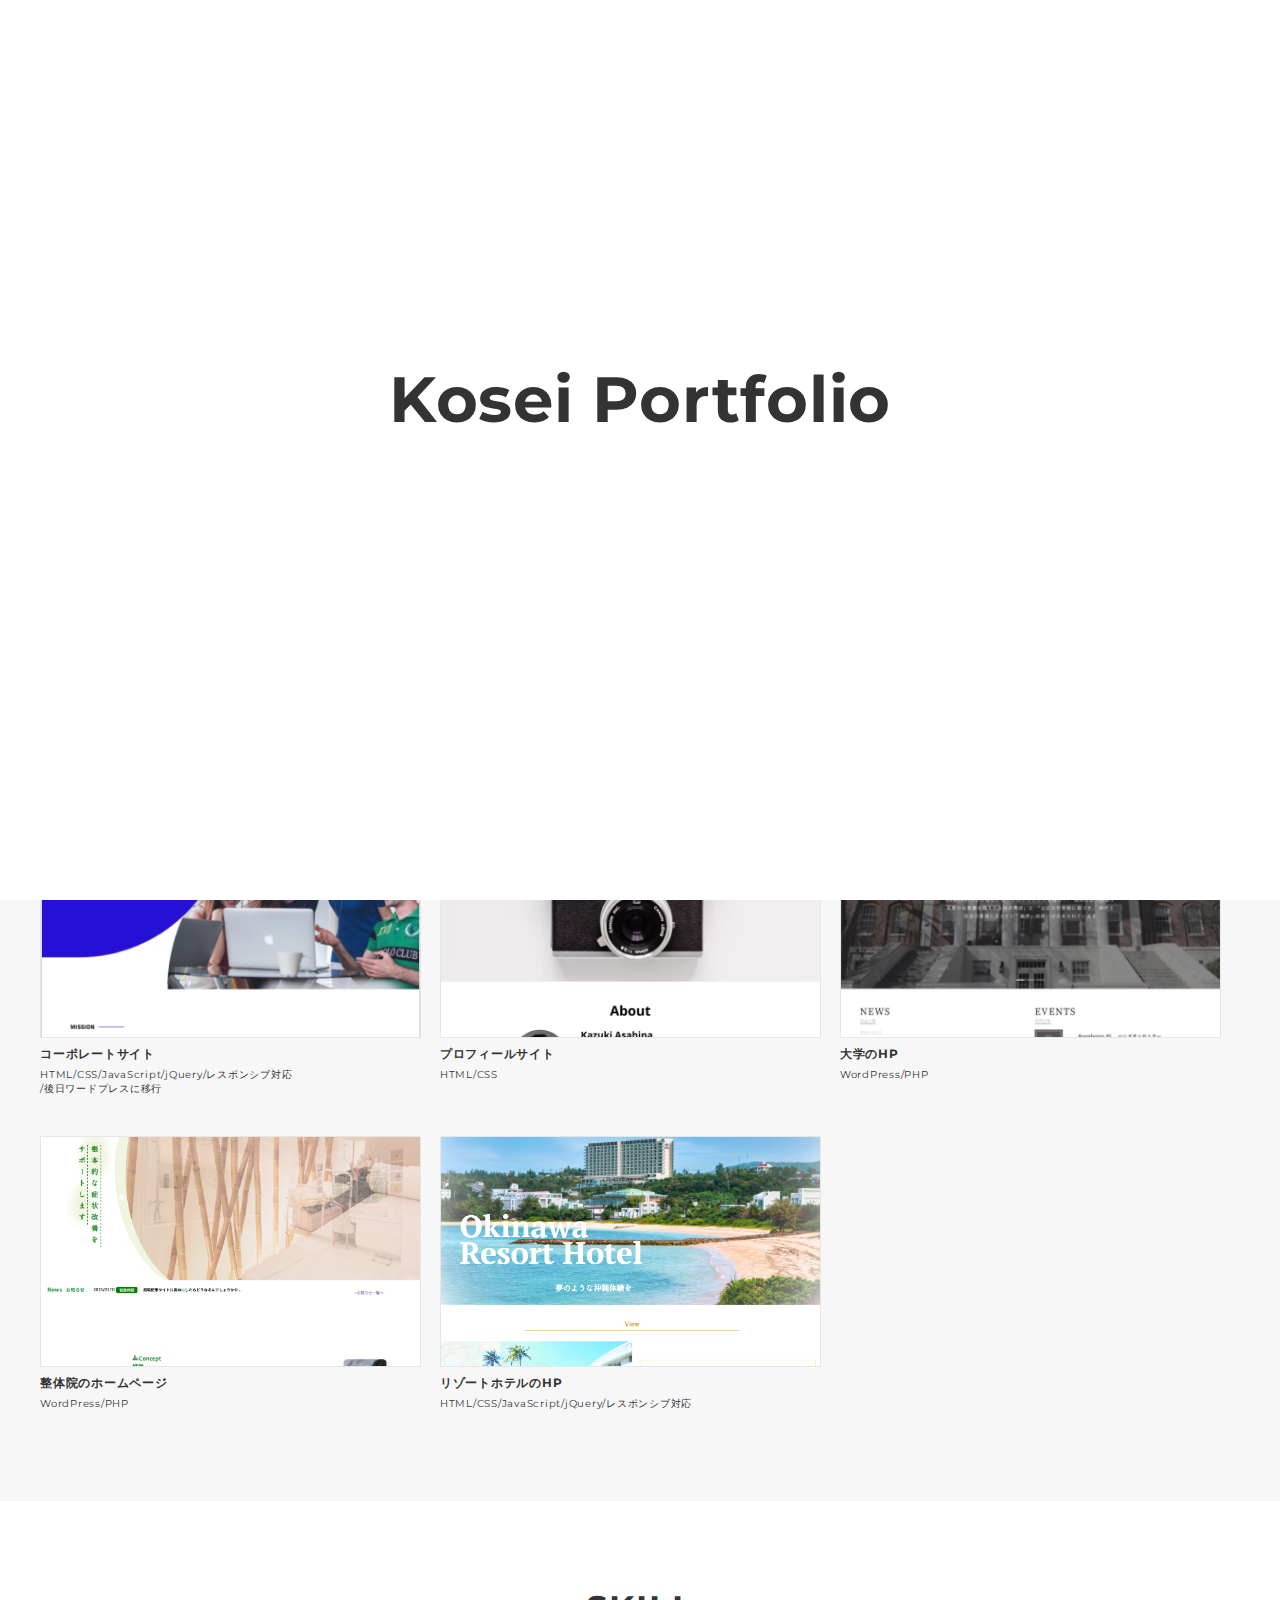
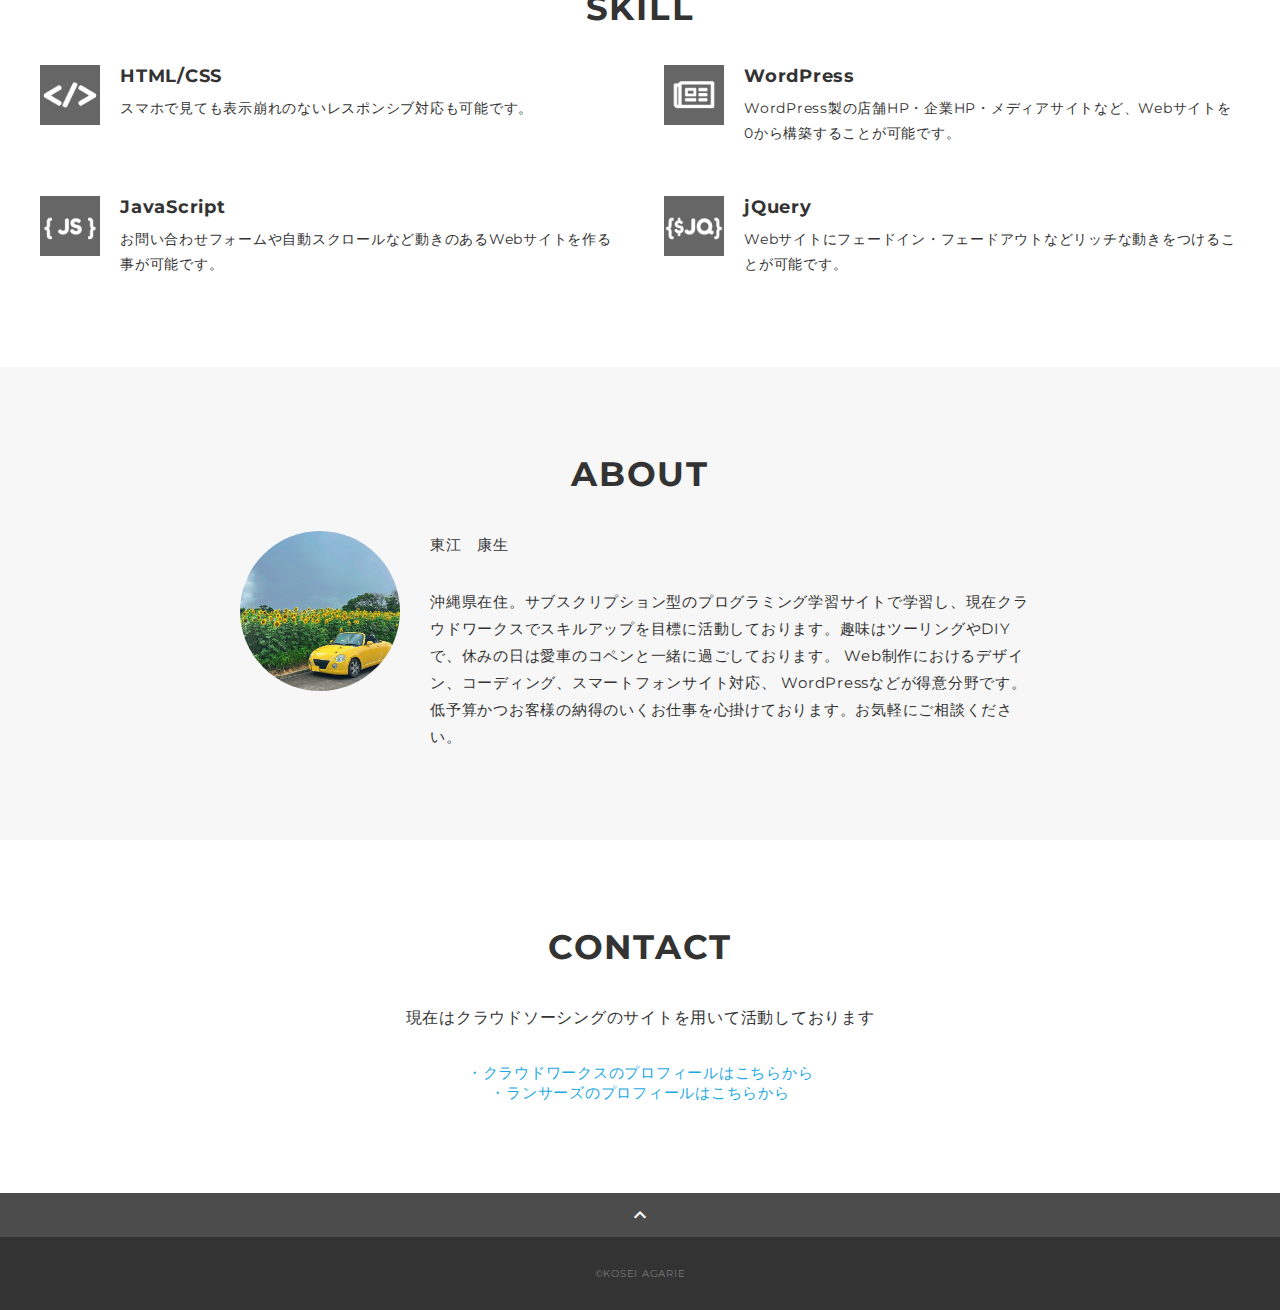
<file: index.html>
<!DOCTYPE html>
<html>

<head>
  <meta charset="utf-8">
  <meta name="description" content="東江康生のポートフォリオです。過去の制作物が保存してあります。随時更新中ですので是非ご確認ください。">
  <meta name="viewport" content="width=device-width, initial-scale=1.0, maximum-scale=1.0, minimum-scale=1.0">
  <title>東江康生|ポートフォリオ|東江康生のポートフォリオ</title>
  <link rel="preconnect" href="https://fonts.gstatic.com">
  <link href="https://fonts.googleapis.com/css2?family=Montserrat:wght@400;700&display=swap" rel="stylesheet">
  <link href="https://fonts.googleapis.com/css?family=Material+Icons+Outlined" rel="stylesheet">
  <link href="css/ress.css" media="all" rel="stylesheet" type="text/css" />
  <link href="css/style.css" media="all" rel="stylesheet" type="text/css" />
</head>
<!-- Google tag (gtag.js) -->
<script async src="https://www.googletagmanager.com/gtag/js?id=G-KMH95BJE1M"></script>
<script>
  window.dataLayer = window.dataLayer || [];
  function gtag(){dataLayer.push(arguments);}
  gtag('js', new Date());

  gtag('config', 'G-KMH95BJE1M');
</script>
<body>
  <div class="opening">
   <div class="opening-background">
    <h1 class="opening-text">Kosei Portfolio</h1>
   </div>
  </div>
  <div class="wrapper">

    <!-- header -->
    <header class="header ">
      <div class="container">
        <h1 class="header-logo">
          <a href="index.html">KOSEI AGARIE</a>
        </h1>
        <nav class="gnav">
          <ul class="gnav-list">
            <li class="gnav-item"><a href="index.html/#works">WORKS</a></li>
            <li class="gnav-item"><a href="index.html/#skill">SKILL</a></li>
            <li class="gnav-item"><a href="index.html/#about">ABOUT</a></li>
            <li class="gnav-item"><a href="index.html/#contact">CONTACT</a></li>
          </ul>
        </nav>
      </div>
    </header>
    <!-- /header -->

    <main class="content">

      <!-- mv -->
      <div class="mv">
        <div class="mv-container">
          <img class="main-img" src="img/DesignCoding.jpg" alt="">
        </div>
      </div>
      <!-- /mv -->

      <!-- works -->
      <section class="works section" id="works">
        <div class="container">
          <h2 class="title">WORKS</h2>
          <div class="works-list">
            <a class="works-item" href="works-1.html">
              <div class="works-img"><img src="img/works/html1.png" alt="html1" /></div>
              <p class="works-name">コーポレートサイト</p>
              <p class="works-info">HTML/CSS/JavaScript/jQuery/レスポンシブ対応
                <br>/後日ワードプレスに移行
              </p>
            </a>
            <a class="works-item" href="works-2.html">
              <div class="works-img"><img src="img/works/html2.png" alt="html2" /></div>
              <p class="works-name">プロフィールサイト</p>
              <p class="works-info">HTML/CSS</p>
            </a>

            </a>
            <a class="works-item" href="works-6.html">
              <div class="works-img"><img src="img/works/wordpress2.png" alt="WordPress2" /></div>
              <p class="works-name">大学のHP</p>
              <p class="works-info">WordPress/PHP</p>
            </a>

            <a class="works-item" href="works-7.html">
              <div class="works-img"><img src="img/works/wordpress3.png" alt="WordPress2" /></div>
              <p class="works-name">整体院のホームページ</p>
              <p class="works-info">WordPress/PHP</p>
            </a>

            <a class="works-item" href="works-8.html">
              <div class="works-img"><img src="img/works/html8.png" alt="html1" /></div>
              <p class="works-name">リゾートホテルのHP</p>
              <p class="works-info">HTML/CSS/JavaScript/jQuery/レスポンシブ対応
              </p>
            </a>

          </div>
        </div>
      </section>
      <!-- /works -->

      <!-- skill -->
      <section class="skill section" id="skill">
        <div class="container">
          <h2 class="title">SKILL</h2>
          <div class="skill-list">
            <div class="skill-item">
              <p class="skill-img"><img src="img/skills/html.png" alt="html"></p>
              <div class="skill-body">
                <h3 class="skill-name">HTML/CSS</h3>
                <p class="skill-text">
                  スマホで見ても表示崩れのないレスポンシブ対応も可能です。</p>
              </div>
            </div>
            <div class="skill-item">
              <p class="skill-img"><img src="img/skills/wordpress.png" alt="wordpress"></p>
              <div class="skill-body">
                <h3 class="skill-name">WordPress</h3>
                <p class="skill-text">
                  WordPress製の店舗HP・企業HP・メディアサイトなど、Webサイトを0から構築することが可能です。</p>
              </div>
            </div>
            <div class="skill-item">
              <p class="skill-img"><img src="img/skills/js.png" alt="javascript"></p>
              <div class="skill-body">
                <h3 class="skill-name">JavaScript</h3>
                <p class="skill-text">
                  お問い合わせフォームや自動スクロールなど動きのあるWebサイトを作る事が可能です。</p>
              </div>
            </div>
            <div class="skill-item">
              <p class="skill-img"><img src="img/skills/jquery.png" alt="jquery"></p>
              <div class="skill-body">
                <h3 class="skill-name">jQuery</h3>
                <p class="skill-text">
                  Webサイトにフェードイン・フェードアウトなどリッチな動きをつけることが可能です。</p>
              </div>
            </div>
          </div>
        </div>
      </section>
      <!-- /skill -->

      <!-- about -->
      <section class="about section" id="about">
        <div class="container">
          <h2 class="title">ABOUT</h2>
          <div class="profile">
            <p class="profile-img">
              <img src="img/me.jpg" alt="about">
            </p>
            <div class="profile-body">
              <p>
                東江　康生
              </p>
              <p>
                沖縄県在住。サブスクリプション型のプログラミング学習サイトで学習し、現在クラウドワークスでスキルアップを目標に活動しております。趣味はツーリングやDIYで、休みの日は愛車のコペンと一緒に過ごしております。
                Web制作におけるデザイン、コーディング、スマートフォンサイト対応、
                WordPressなどが得意分野です。低予算かつお客様の納得のいくお仕事を心掛けております。お気軽にご相談ください。
              </p>

            </div>
          </div>
        </div>
      </section>
      <!-- /about -->

      <!-- contact -->
      <section class="contact section" id="contact">
        <div class="container">
          <h2 class="title">CONTACT</h2>
          <p class="lead">
            現在はクラウドソーシングのサイトを用いて活動しております
          </p>
          <p class="left">
            <a href="https://crowdworks.jp/public/employees/6443395?ref=login_header">・クラウドワークスのプロフィールはこちらから</a>
          </p>
          <p class="left">
            <a href="https://www.lancers.jp/profile/kosei0227?ref=header_menu">・ランサーズのプロフィールはこちらから</a>
          </p>
        </div>
      </section>
      <!-- /contact -->
      <div class="page-top" id="js-page-top">
        <span class="material-icons-outlined">expand_less</span>
      </div>
    </main>

    <!-- footer -->
    <footer class="footer">
      <div class="copyright">&copy;KOSEI AGARIE</div>
    </footer>
    <!-- /footer -->

  </div>
  <script src="https://ajax.googleapis.com/ajax/libs/jquery/3.6.0/jquery.min.js"></script>
  <script type='text/javascript' src="js/script.js"></script>
</body>

</html>
</file>
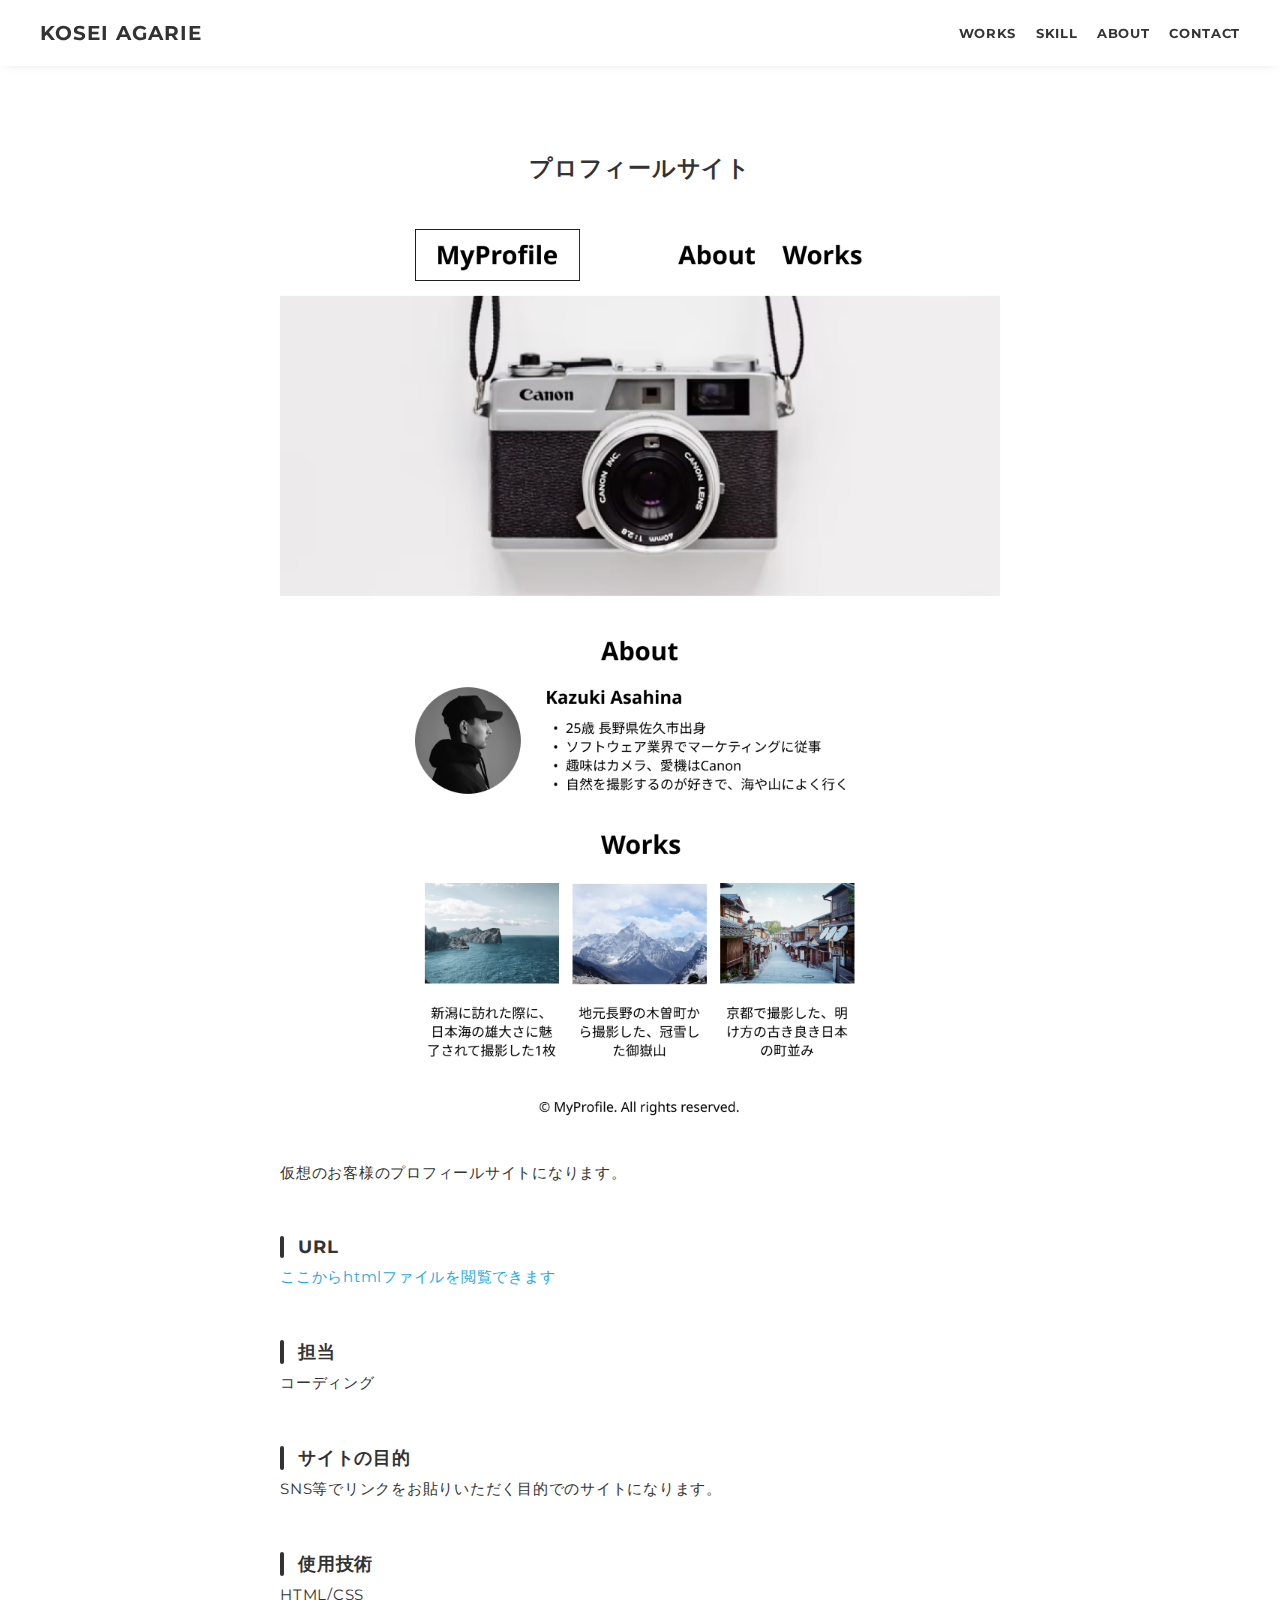
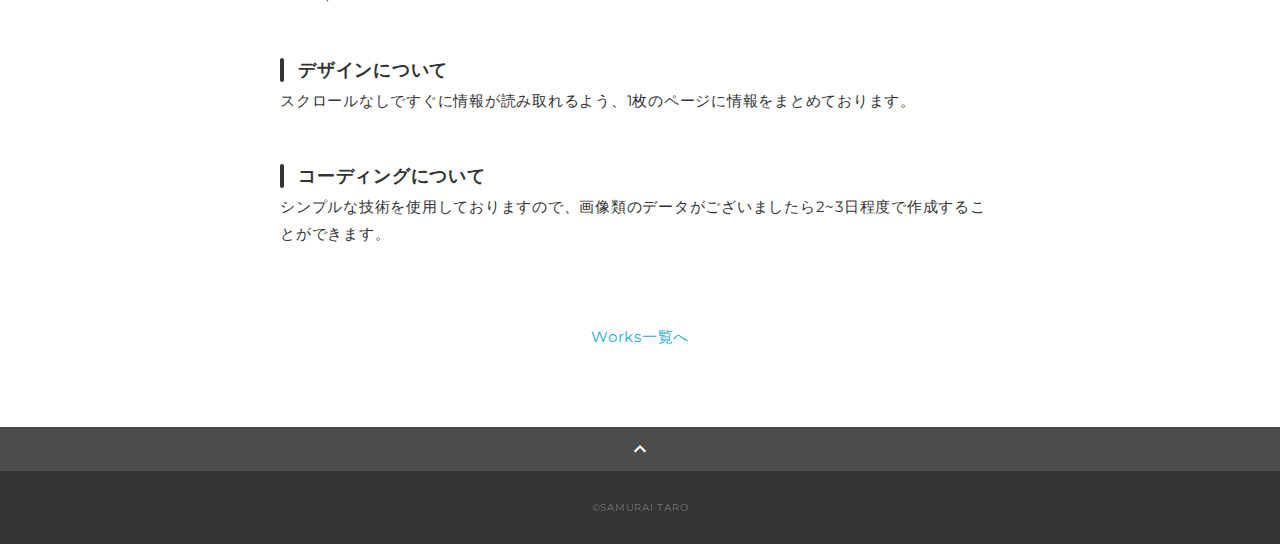
<file: works-2.html>
<!DOCTYPE html>
<html>
<head>
  <meta charset="utf-8">
  <meta name="viewport" content="width=device-width, initial-scale=1.0, maximum-scale=1.0, minimum-scale=1.0">
  <title>My ポートフォリオ</title>
  <link rel="preconnect" href="https://fonts.gstatic.com">
  <link href="https://fonts.googleapis.com/css2?family=Montserrat:wght@400;700&display=swap" rel="stylesheet">
  <link href="https://fonts.googleapis.com/css?family=Material+Icons+Outlined" rel="stylesheet">
  <link href="css/ress.css" media="all" rel="stylesheet" type="text/css" />
  <link href="css/style.css" media="all" rel="stylesheet" type="text/css" />
</head>
<!-- Google tag (gtag.js) -->
<script async src="https://www.googletagmanager.com/gtag/js?id=G-PSTQ128GEQ"></script>
<script>
  window.dataLayer = window.dataLayer || [];
  function gtag(){dataLayer.push(arguments);}
  gtag('js', new Date());

  gtag('config', 'G-PSTQ128GEQ');
</script>
<body>
  <div class="wrapper">

    <!-- header -->
    <header class="header ">
      <div class="container">
        <h1 class="header-logo">
          <a href="index.html">KOSEI AGARIE</a>
        </h1>
        <nav class="gnav">
          <ul class="gnav-list">
            <li class="gnav-item"><a href="index.html/#works">WORKS</a></li>
            <li class="gnav-item"><a href="index.html/#skill">SKILL</a></li>
            <li class="gnav-item"><a href="index.html/#about">ABOUT</a></li>
            <li class="gnav-item"><a href="index.html/#contact">CONTACT</a></li>
          </ul>
        </nav>
      </div>
    </header>
    <!-- /header -->

    <main class="content">

      <article class="article">
        <div class="article-container">
          <h2 class="article-title">プロフィールサイト</h2>
          <div class="article-body">
            <p>
              <img src="img/works-detail/works-2_pc.png" alt="">
            </p>
            <p>
              仮想のお客様のプロフィールサイトになります。
            </p>
            <h3>URL</h3>
            <p><a href="works-file/file2/index-file2.html" target="_blank" rel="noopener">ここからhtmlファイルを閲覧できます</a></p>
            <h3>担当</h3>
            <p>コーディング</p>
            <h3>サイトの目的</h3>
            <p>SNS等でリンクをお貼りいただく目的でのサイトになります。</p>
            <h3>使用技術</h3>
            <p>HTML/CSS</p>
            <h3>デザインについて</h3>
            <p>
              スクロールなしですぐに情報が読み取れるよう、1枚のページに情報をまとめております。
            </p>
            <h3>コーディングについて</h3>
            <p>
              シンプルな技術を使用しておりますので、画像類のデータがございましたら2~3日程度で作成することができます。
            </p>
          </div>
          <div class="home-link">
            <a href="index.html#works">Works一覧へ</a>
          </div>
        </div>
      </article>

      <div class="page-top" id="js-page-top">
        <span class="material-icons-outlined">expand_less</span>
      </div>
    </main>

    <!-- footer -->
    <footer class="footer">
      <div class="copyright">&copy;SAMURAI TARO</div>
    </footer>
    <!-- /footer -->

  </div>
  <script src="https://ajax.googleapis.com/ajax/libs/jquery/3.6.0/jquery.min.js"></script>
  <script type='text/javascript' src="js/script.js"></script>
</body>
</html>
</file>
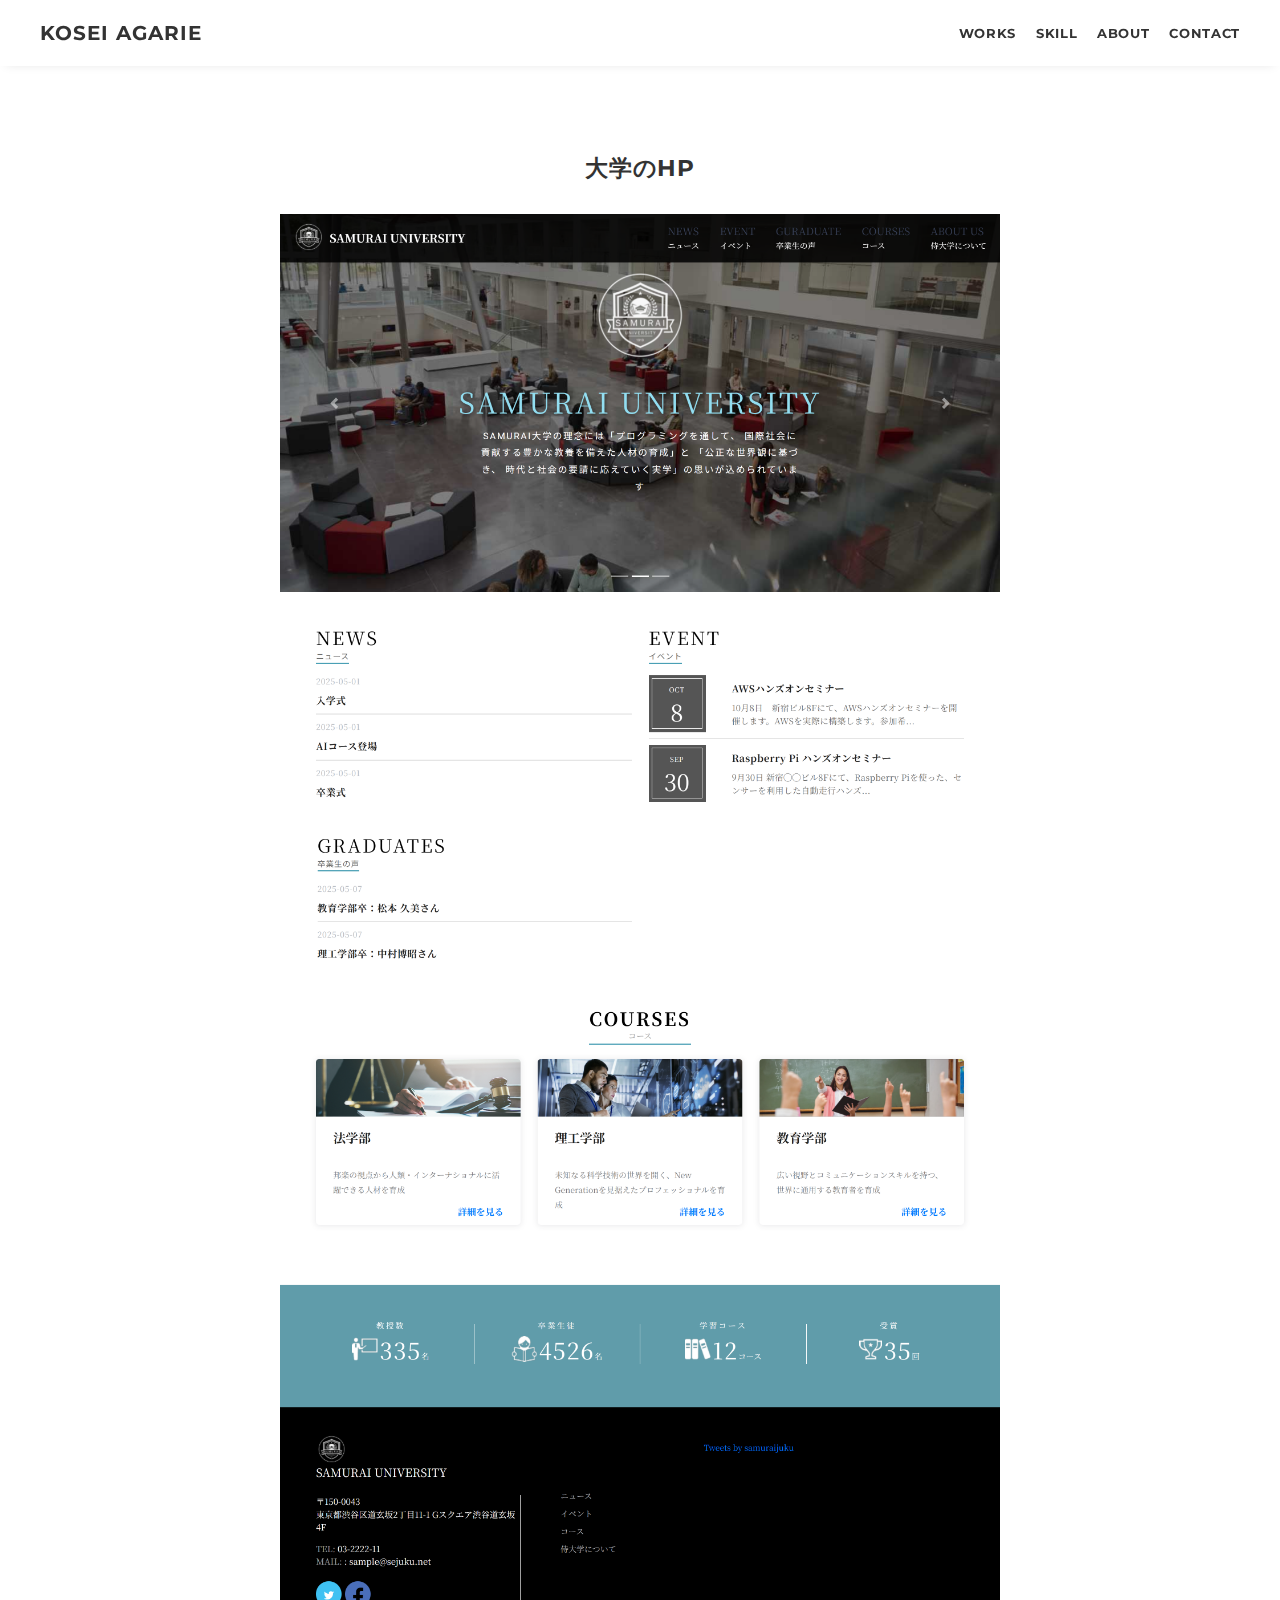
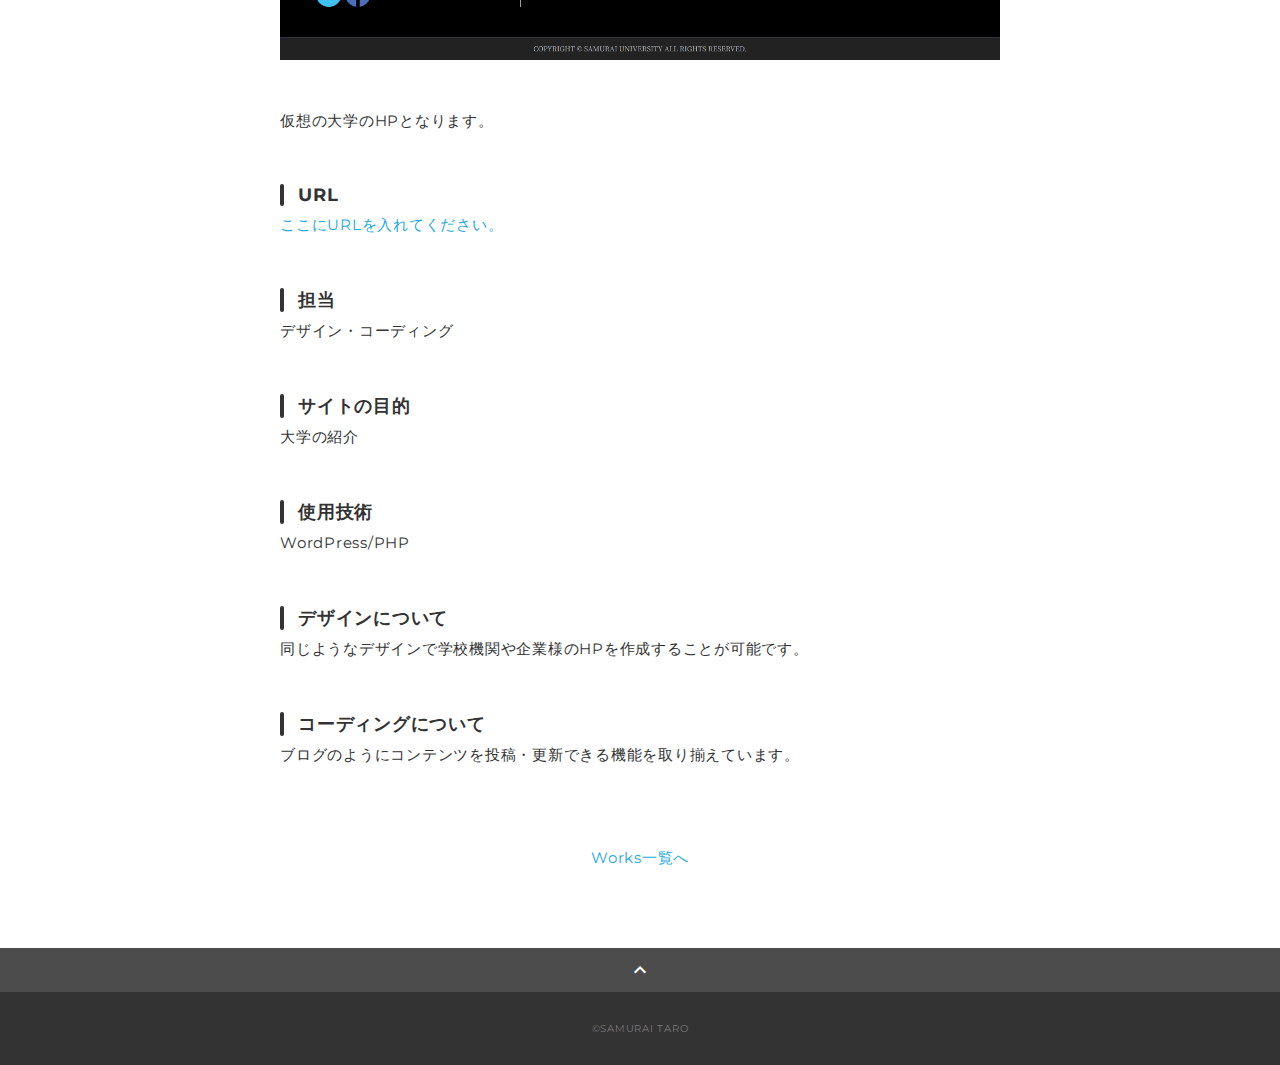
<file: works-6.html>
<!DOCTYPE html>
<html>
<head>
  <meta charset="utf-8">
  <meta name="viewport" content="width=device-width, initial-scale=1.0, maximum-scale=1.0, minimum-scale=1.0">
  <title>My ポートフォリオ</title>
  <link rel="preconnect" href="https://fonts.gstatic.com">
  <link href="https://fonts.googleapis.com/css2?family=Montserrat:wght@400;700&display=swap" rel="stylesheet">
  <link href="https://fonts.googleapis.com/css?family=Material+Icons+Outlined" rel="stylesheet">
  <link href="css/ress.css" media="all" rel="stylesheet" type="text/css" />
  <link href="css/style.css" media="all" rel="stylesheet" type="text/css" />
</head>
<!-- Google tag (gtag.js) -->
<script async src="https://www.googletagmanager.com/gtag/js?id=G-PSTQ128GEQ"></script>
<script>
  window.dataLayer = window.dataLayer || [];
  function gtag(){dataLayer.push(arguments);}
  gtag('js', new Date());

  gtag('config', 'G-PSTQ128GEQ');
</script>
<body>
  <div class="wrapper">

    <!-- header -->
    <header class="header ">
      <div class="container">
        <h1 class="header-logo">
          <a href="index.html">KOSEI AGARIE</a>
        </h1>
        <nav class="gnav">
          <ul class="gnav-list">
            <li class="gnav-item"><a href="index.html/#works">WORKS</a></li>
            <li class="gnav-item"><a href="index.html/#skill">SKILL</a></li>
            <li class="gnav-item"><a href="index.html/#about">ABOUT</a></li>
            <li class="gnav-item"><a href="index.html/#contact">CONTACT</a></li>
          </ul>
        </nav>
      </div>
    </header>
    <!-- /header -->

    <main class="content">

      <article class="article">
        <div class="article-container">
          <h2 class="article-title">大学のHP</h2>
          <div class="article-body">
            <p>
              <img src="img/works-detail/works-6.png" alt="">
            </p>
            <p>
              仮想の大学のHPとなります。
            </p>
            <h3>URL</h3>
            <p><a href="" target="_blank" rel="noopener">ここにURLを入れてください。</a></p>
            <h3>担当</h3>
            <p>デザイン・コーディング</p>
            <h3>サイトの目的</h3>
            <p>大学の紹介</p>
            <h3>使用技術</h3>
            <p>WordPress/PHP</p>
            <h3>デザインについて</h3>
            <p>
              同じようなデザインで学校機関や企業様のHPを作成することが可能です。
            </p>
            <h3>コーディングについて</h3>
            <p>
              ブログのようにコンテンツを投稿・更新できる機能を取り揃えています。
            </p>
          </div>
          <div class="home-link">
            <a href="index.html#works">Works一覧へ</a>
          </div>
        </div>
      </article>

      <div class="page-top" id="js-page-top">
        <span class="material-icons-outlined">expand_less</span>
      </div>
    </main>

    <!-- footer -->
    <footer class="footer">
      <div class="copyright">&copy;SAMURAI TARO</div>
    </footer>
    <!-- /footer -->

  </div>
  <script src="https://ajax.googleapis.com/ajax/libs/jquery/3.6.0/jquery.min.js"></script>
  <script type='text/javascript' src="js/script.js"></script>
</body>
</html>
</file>
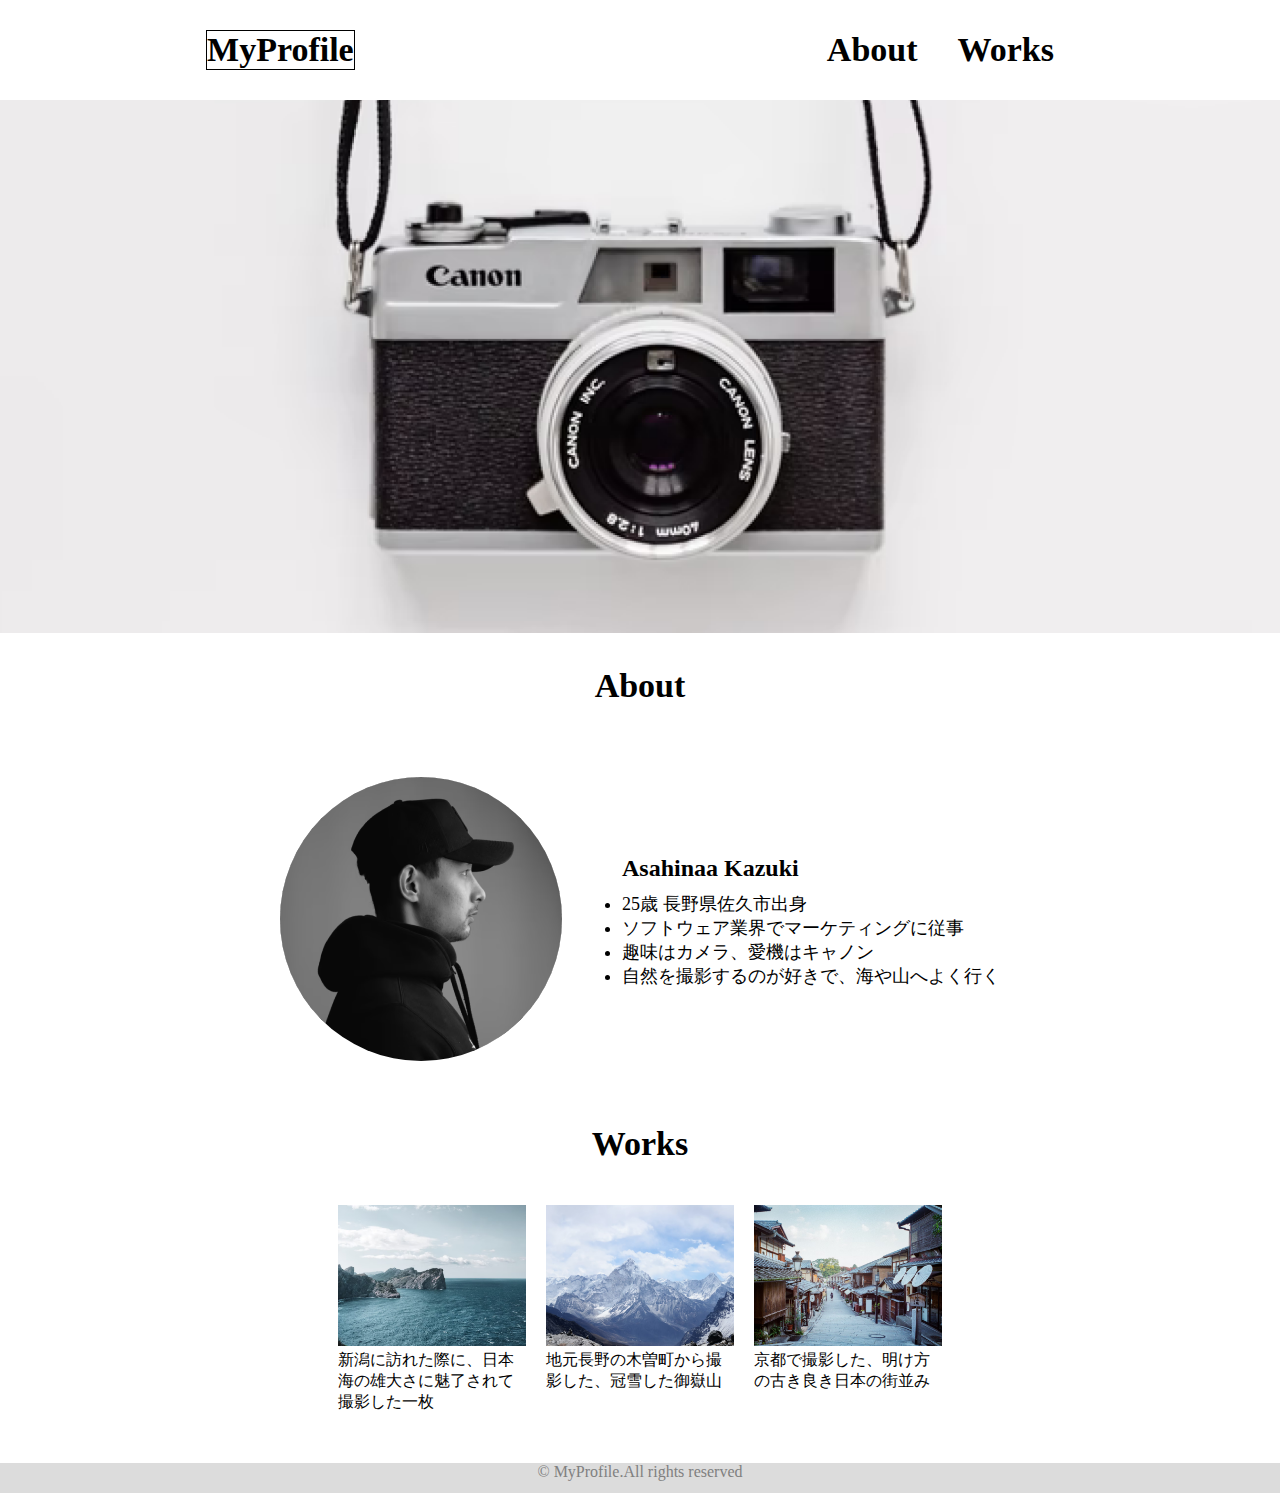
<file: works-file/file2/index-file2.html>
<!DOCTYPE html>
<html lang="ja">

<head>
    <title>MyProfile</title>
    <meta charset="utf-8">
    <meta name="viewport" content="width=device-width, initial-scale=1.0">
    <meta name="description" content="朝比奈和樹の自己紹介です">
    <link rel="stylesheet" href="css/style.css">

<body>
    <article>
        <header>
            <h1 class="midashi">MyProfile</h1>
            <nav>
                <ul>
                    <a href="index.html#about"><li class="midashi">About</li></a>
                    <a href="index.html#works"><li class="midashi">Works</li></a>
                </ul>
            </nav>
        </header>
        <main>
            <img id="main-img" src="images/main.png" alt="main-img">
            <section id="about">
                <h1 class="midashi">About</h1>
                <div id="about-flex">
                    <div id="about-img">
                        <img src="images/about.png" alt="Ashida Kazuki">
                    </div>
                    <div id="description">
                        <dl>
                            <dt>Asahinaa Kazuki</dt>
                            <dd><li>25歳 長野県佐久市出身</li></dd>
                            <dd><li>ソフトウェア業界でマーケティングに従事</li></dd>
                            <dd><li>趣味はカメラ、愛機はキャノン</li></dd>
                            <dd><li>自然を撮影するのが好きで、海や山へよく行く</li></dd>
                        </dl>
                    </div>
                </div>
            </section>
            <section id="works">
                <h1 class="midashi">Works</h1>

                <div id="works-flex">

                    <div class="works-content">
                        <img src="images/works1.png" class="works-img">
                        <p>新潟に訪れた際に、日本海の雄大さに魅了されて撮影した一枚</p>
                    </div>

                    <div class="works-content">
                        <img src="images/works2.png" class="works-img">
                        <p>地元長野の木曽町から撮影した、冠雪した御嶽山</p>
                    </div>

                    <div class="works-content">
                        <img src="images/works3.png" class="works-img">
                        <p>京都で撮影した、明け方の古き良き日本の街並み</p>
                    </div>

                </div>
            </section>
        </main>
        <footer>&copy; MyProfile.All rights reserved</footer>
    </article>
</body>

</html>
</file>
<file: css/ress.css>
/*!
 * ress.css • v3.0.1
 * MIT License
 * github.com/filipelinhares/ress
 */

/* # =================================================================
   # Global selectors
   # ================================================================= */

html {
  box-sizing: border-box;
  word-break: normal;
  -moz-tab-size: 4;
  tab-size: 4;

  -webkit-text-size-adjust: 100%; /* Prevent adjustments of font size after orientation changes in iOS */
}

*,
::before,
::after {
  box-sizing: inherit;
  background-repeat: no-repeat; /* Set `background-repeat: no-repeat` to all elements and pseudo elements */
}

::before,
::after {
  vertical-align: inherit;
  text-decoration: inherit; /* Inherit text-decoration and vertical align to ::before and ::after pseudo elements */
}

* {
  margin: 0;
  padding: 0; /* Reset `padding` and `margin` of all elements */
}

/* # =================================================================
   # General elements
   # ================================================================= */

hr {
  overflow: visible; /* Show the overflow in Edge and IE */
  height: 0; /* Add the correct box sizing in Firefox */
}

details,
main {
  display: block; /* Render the `main` element consistently in IE. */
}

summary {
  display: list-item; /* Add the correct display in all browsers */
}

small {
  font-size: 80%; /* Set font-size to 80% in `small` elements */
}

[hidden] {
  display: none; /* Add the correct display in IE */
}

abbr[title] {
  /* Add the correct text decoration in Chrome, Edge, IE, Opera, and Safari */
  text-decoration: underline;
  text-decoration: underline dotted;
  border-bottom: none; /* Remove the bottom border in Chrome 57 */
}

a {
  background-color: transparent; /* Remove the gray background on active links in IE 10 */
}

a:active,
a:hover {
  outline-width: 0; /* Remove the outline when hovering in all browsers */
}

code,
kbd,
pre,
samp {
  font-family: monospace, monospace; /* Specify the font family of code elements */
}

pre {
  font-size: 1em; /* Correct the odd `em` font sizing in all browsers */
}

b,
strong {
  font-weight: bolder; /* Add the correct font weight in Chrome, Edge, and Safari */
}

/* https://gist.github.com/unruthless/413930 */
sub,
sup {
  position: relative;
  font-size: 75%;
  line-height: 0;
  vertical-align: baseline;
}

sub {
  bottom: -.25em;
}

sup {
  top: -.5em;
}

/* # =================================================================
   # Forms
   # ================================================================= */

input {
  border-radius: 0;
}

/* Replace pointer cursor in disabled elements */
[disabled] {
  cursor: default;
}

[type="number"]::-webkit-container-spin-button,
[type="number"]::-webkit-outer-spin-button {
  height: auto; /* Correct the cursor style of increment and decrement buttons in Chrome */
}

[type="search"] {
  outline-offset: -2px; /* Correct the outline style in Safari */

  -webkit-appearance: textfield; /* Correct the odd appearance in Chrome and Safari */
}

[type="search"]::-webkit-search-decoration {
  -webkit-appearance: none; /* Remove the container padding in Chrome and Safari on macOS */
}

textarea {
  overflow: auto; /* Internet Explorer 11+ */
  resize: vertical; /* Specify textarea resizability */
}

button,
input,
optgroup,
select,
textarea {
  font: inherit; /* Specify font inheritance of form elements */
}

optgroup {
  font-weight: bold; /* Restore the font weight unset by the previous rule */
}

button {
  overflow: visible; /* Address `overflow` set to `hidden` in IE 8/9/10/11 */
}

button,
select {
  text-transform: none; /* Firefox 40+, Internet Explorer 11- */
}

/* Apply cursor pointer to button elements */
button,
[type="button"],
[type="reset"],
[type="submit"],
[role="button"] {
  cursor: pointer;
  color: inherit;
}

/* Remove container padding and border in Firefox 4+ */
button::-moz-focus-container,
[type="button"]::-moz-focus-container,
[type="reset"]::-moz-focus-container,
[type="submit"]::-moz-focus-container {
  padding: 0;
  border-style: none;
}

/* Replace focus style removed in the border reset above */
button:-moz-focusring,
[type="button"]::-moz-focus-container,
[type="reset"]::-moz-focus-container,
[type="submit"]::-moz-focus-container {
  outline: 1px dotted ButtonText;
}

button,
html [type="button"],
/* Prevent a WebKit bug where (2) destroys native `audio` and `video`controls in Android 4 */
[type="reset"],
[type="submit"] {
  -webkit-appearance: button; /* Correct the inability to style clickable types in iOS */
}

/* Remove the default button styling in all browsers */
button,
input,
select,
textarea {
  border-style: none;
  background-color: transparent;
}

/* Style select like a standard input */
select {
  -webkit-appearance: none; /* Chrome 41+ */
  -moz-appearance: none; /* Firefox 36+ */
}

select::-ms-expand {
  display: none; /* Internet Explorer 11+ */
}

select::-ms-value {
  color: currentColor; /* Internet Explorer 11+ */
}

legend {
  display: table; /* Correct the text wrapping in Edge and IE */
  max-width: 100%; /* Correct the text wrapping in Edge and IE */
  max-width: 100%; /* Correct the text wrapping in Edge 18- and IE */
  white-space: normal; /* Correct the text wrapping in Edge and IE */
  color: inherit; /* Correct the color inheritance from `fieldset` elements in IE */
  border: 0; /* Correct `color` not being inherited in IE 8/9/10/11 */
}

::-webkit-file-upload-button {
  font: inherit; /* Change font properties to `inherit` in Chrome and Safari */
  color: inherit;
  /* Correct the inability to style clickable types in iOS and Safari */

  -webkit-appearance: button;
}

/* # =================================================================
   # Specify media element style
   # ================================================================= */

img {
  border-style: none; /* Remove border when inside `a` element in IE 8/9/10 */
}

/* Add the correct vertical alignment in Chrome, Firefox, and Opera */
progress {
  vertical-align: baseline;
}

/* # =================================================================
   # Accessibility
   # ================================================================= */

/* Hide content from screens but not screenreaders */
@media screen {
  [hidden~="screen"] {
    display: inherit;
  }
  [hidden~="screen"]:not(:active):not(:focus):not(:target) {
    position: absolute !important;
    clip: rect(0 0 0 0) !important;
  }
}

/* Specify the progress cursor of updating elements */
[aria-busy="true"] {
  cursor: progress;
}

/* Specify the pointer cursor of trigger elements */
[aria-controls] {
  cursor: pointer;
}

/* Specify the unstyled cursor of disabled, not-editable, or otherwise inoperable elements */
[aria-disabled] {
  cursor: default;
}
</file>
<file: css/style.css>
body {
  font-family: "Montserrat","Helvetica Neue",Arial,"Hiragino Kaku Gothic ProN","Hiragino Sans",Meiryo,sans-serif;
  font-size: 15px;
  letter-spacing: .05em;
  color: #333;
}

a {
  transition: opacity .3s;
  text-decoration: none;
  color: #1ca9e3;
}

img {
  max-width: 100%;
  height: auto;
  vertical-align: bottom;
  border-style: none;
}



.pc-only {
  display: block;
}

.sp-only {
  display: none;
}


/*--------------------------------
オープニング
--------------------------------*/
.opening {
  position: fixed;
  width: 100vw;
  height: 100vh;
  z-index: 5;
  background-color: #fff;
}

.opening-background {
  text-align: center;
}

.opening-text {
  font-size: 5vw;
  margin-top: 40vh;
  white-space: nowrap;
  overflow: hidden;
  display: inline-block;
  animation: opening-text 2s;
}

@keyframes opening-text {
    from {
    width:0%;
    }
    to {
    width:100%;
    }

}

/*--------------------------------
 レイアウト
---------------------------------*/
.wrapper {
  padding-top: 73px;
}

.section {
  padding: 90px 0;
}

.section:nth-of-type(odd) {
  background-color: #f7f7f7;
}

.container {
  max-width: 1340px;
  margin: 0 auto;
  padding: 0 40px;
}

/*--------------------------------
 見出し
---------------------------------*/
.title {
  font-size: 34px;
  font-weight: bold;
  line-height: 1;
  margin-bottom: 40px;
  text-align: center;
  letter-spacing: .05em;
  color: #333;
}

.lead {
  font-size: 16px;
  line-height: 1.8;
  margin-bottom: 30px;
}

/*--------------------------------
ヘッダー
---------------------------------*/
.header {
  position: fixed;
  top: 0;
  z-index: 1;
  width: 100%;
  background-color: #fff;
  box-shadow: 0 5px 10px -6px rgba(0,0,0,.1);
}

.header .container {
  display: flex;
  align-items: center;
  justify-content: space-between;
  padding: 20px 40px;
}

.header-logo {
  font-size: 20px;
  font-weight: bold;
  line-height: 1.2;
  margin-right: 20px;
  letter-spacing: .05em;
}

.header-logo a {
  color: #333;
}

.gnav-list {
  display: flex;
  justify-content: space-between;
  list-style: none;
}

.gnav-item:not(:last-child) {
  margin-right: 20px;
}

.gnav-item a {
  position: relative;
  font-size: 13px;
  font-weight: bold;
  display: inline-block;
  padding: 5px 0;
  transition: .3s;
  letter-spacing: .05em;
  color: #333;
}
.gnav-item a:after {
  position: absolute;
  bottom: 0;
  left: 50%;
  width: 0;
  height: 3px;
  content: "";
  transition: .3s;
  -webkit-transform: translateX(-50%);
  transform: translateX(-50%);
  background-color: #333;
}

.gnav-item a:hover:after {
  width: 100%;
}

/*--------------------------------
 メインビジュアル
---------------------------------*/
.mv {
  display: flex;
  align-items: center;
  justify-content: center;
  height: auto;
  text-align: center;
}

.mv-container {
  position: relative;
  width: 1055px;
  padding: 0 20px;
}

.mv-container img {
  width: 100%;
  height: auto;
}

/*--------------------------------
 Works
---------------------------------*/
.works-list {
  display: flex;
  flex-wrap: wrap;
  margin-bottom: -40px;
}

.works-item {
  width: 31.74603%;
  margin-right: 1.58730%;
  margin-bottom: 40px;
  color: #333;
}

.works-item:hover {
  opacity: .9;
}

.works-item:nth-of-type(3n) {
  margin-right: 0;
}

.works-img img {
  border: 1px solid #e6e6e6;
  height: 18vw;
  width: 30vw;
  object-fit: cover;
}

.works-name {
  font-size: 12px;
  font-weight: bold;
  margin-top: 8px;
}

.works-info {
  font-size: 10px;
  margin-top: 5px;
}

/*--------------------------------
 Skill
---------------------------------*/
.skill-list {
  display: flex;
  flex-wrap: wrap;
  justify-content: space-between;
  margin-bottom: -50px;
}

.skill-item {
  display: flex;
  align-items: flex-start;
  justify-content: space-between;
  width: 48%;
  margin-bottom: 50px;
}

.skill-img {
  width: 60px;
  height: auto;
  margin-right: 20px;
}

.skill-body {
  flex: 1;
}

.skill-name {
  margin-bottom: 10px;
}

.skill-text {
  font-size: 14px;
  line-height: 1.8;
}

/*--------------------------------
 About
---------------------------------*/
.profile {
  display: flex;
  flex-wrap: wrap;
  max-width: 800px;
  margin: 0 auto;
}
.profile-img {
  width: 20%;
  margin-right: 30px;
  border-radius: 50%;
}
.profile-img img {
  border-radius: 50%;
  object-fit: cover;
  object-position: 70%;
  height: 160px;
}
.profile-body {
  flex: 1;
}

.profile-body p {
  font-size: 15px;
  line-height: 1.8;
}

.profile-body p:not(:last-child) {
  margin-bottom: 30px;
}

/*--------------------------------
 Contact
---------------------------------*/
.contact {
  text-align: center;
}

.contact-item:not(:last-child) {
  margin-right: 10px;
}

.contact-text {
  margin-top: 10px;
}


/*--------------------------------
 ページトップ
---------------------------------*/
.page-top {
  font-weight: bold;
  padding: 10px;
  cursor: pointer;
  text-align: center;
  background-color: #4c4c4c;
}

.page-top .material-icons-outlined {
  vertical-align: bottom;
  color: #fff;
}

/*--------------------------------
 フッター
---------------------------------*/
.footer {
  padding: 30px;
  background-color: #333;
}

.copyright {
  font-size: 10px;
  text-align: center;
  color: #797979;
}

/*--------------------------------
 下層：Worksページ
---------------------------------*/
.article {
  padding: 80px 0;
}

.article-container {
  max-width: 1040px;
  margin: 0 auto;
  padding: 0 20px;
}

.article-title {
  margin-bottom: 30px;
  text-align: center;
}

.article-body {
  max-width: 720px;
  margin: 0 auto;
  margin-bottom: 80px;
}

.article-body h3 {
  position: relative;
  font-size: 18px;
  margin-bottom: 5px;
  padding-left: 1em;
}

.article-body img {
  width: 100%;
  height: auto;
}

.article-body h3:not(:first-child) {
  margin-top: 50px;
}

.article-body h3::before {
  position: absolute;
  top: 0;
  left: 0;
  width: 4px;
  height: 100%;
  content: "";
  border-radius: 3px;
  background-color: #333;
}

.article-body p {
  font-size: 15px;
  line-height: 1.8;
  margin-bottom: 30px;
}

.home-link {
  text-align: center;
}

/*media Queries 767
----------------------------------------------------*/
@media screen and (max-width: 767px) {
  body {
    font-size: 14px;
  }

  .pc-only {
    display: none;
  }

  .sp-only {
    display: block;
  }

  /*オープニング*/
  .opening h1 {
  font-size: 10vw;
  }

  /* 見出し */
  .title {
    font-size: 26px;
    margin-bottom: 20px;
  }

  .lead {
    font-size: 14px;
    line-height: 1.7;
    margin-bottom: 20px;
  }

  /* レイアウト */
  .wrapper {
    padding-top: 57px;
  }

  .section {
    padding: 60px 0;
  }

  .container {
    padding: 0 20px;
  }

  /* ヘッダー */
  .header .container {
    padding: 15px;
  }

  .header-logo {
    font-size: 15px;
    margin-right: 15px;
  }

  .gnav-item:not(:last-child) {
    margin-right: 10px;
  }

  .gnav-item a {
    font-size: 10px;
  }

  .gnav-item a:after {
    display: none;
  }

  /*  メインビジュアル */
  .mv {
    height: 40vh;
  }

  .mv-container {
    padding: 0 20px;
  }

  .mv-title {
    font-size: 30px;
  }
  .mv-subtitle {
    font-size: 16px;
    margin-bottom: 20px;
  }

  .mv-text {
    top: 75%;
    font-size: 14px;
    line-height: 1.7;
  }

  /* Works */
  .works-name {
    font-size: 12px;
  }

  .works-info {
    margin-top: 3px;
  }

  .works-list {
    justify-content: space-between;
  }

  .works-item {
    flex: 0 0 48%;
    margin-right: 0;
    margin-bottom: 30px;
  }

  .works-img img {
    height: 25vw;
    width: 40vw;
    object-fit: cover;
  }

  /* Skill */
  .skill-list {
    display: block;
    margin-bottom: 0;
  }

  .skill-item {
    width: 100%;
    margin-bottom: 35px;
  }

  .skill-item:last-child {
    margin-bottom: 0;
  }

  .skill-name {
    margin-bottom: 5px;
  }

  .skill-text {
    font-size: 13px;
    line-height: 1.7;
  }

  /* About */
  .profile {
    display: block;
  }
  .profile-img {
    width: 150px;
    margin: 0 auto;
    margin-bottom: 25px;
  }

  .profile-body p {
    font-size: 14px;
    line-height: 1.7;
  }

  .profile-body p:not(:last-child) {
    margin-bottom: 20px;
  }

  /* フッター */
  .footer {
    padding: 20px;
  }

  /* 下層ページ */
  .article {
    padding: 50px 0;
  }

  .article-body h3 {
    font-size: 16px;
    padding-left: .8em;
  }

  .article-body h3:not(:first-child) {
    margin-top: 30px;
  }

  .article-body p {
    font-size: 14px;
    line-height: 1.7;
    margin-bottom: 20px;
  }
}
</file>
<file: works-file/file2/css/style.css>
*{
    box-sizing: border-box;
    max-width: 1280px;
    margin: 0 auto;
}

body{
    margin: 0;
}

.midashi {
    font-size: 34px;
}

header {
    display: flex;
    justify-content: space-around;
    align-items: center;
    height: 100px;
    font-weight: bold;
}

header > h1 {
    border: #000 solid 1px;
}

section > h1 {
    text-align: center;
    height: 50px;
    margin: 30px;
}

#home {
    border: 1px solid #000;
}

header ul {
    display: flex;
    list-style: none;
}

header li {
    margin: 20px;
}

header a {
    text-decoration: none;
    color: #000;
}

#main-img {
    width: 100%;
}

#about-flex {
    display: flex;
    justify-content: center;
    align-items: center;
    margin: 30px;
}

#about-flex > div {
    margin: 30px;
}

#about-img > img {
    border-radius: 50%;
}

#description > dl > dt {
    font-size: 24px;
    font-weight: bold;
    margin-bottom: 10px;
}

#description > dl > dd > li {
    font-size: 18px;
}

footer {
    color: grey;
    text-align: center;
    margin-top: 50px;
    padding-bottom: 30px;
    height: 20px;
    align-items: center;
    background-color: #dcdcdc;
}

/*workのところ一生できない*/
#works-flex {
    display: flex;
    max-width: 752px;
    justify-content: center;
    margin: 0 auto;
}

.works-content {
    width: 25%;
    margin: 0 10px;
}

.works-content > img {
    width: 100%;
} 

@media (max-width: 767px) {

    .midashi {
        font-size: 22px;
    }
    
    #about-flex {
        flex-direction: column;
    }

    #description > dl > dt {
        margin-left: 30px;
    }

    #works-flex {
        flex-direction: column;
    }

    .works-content {
        width: 80%;
        margin: 30px auto;
    }

}
</file>
